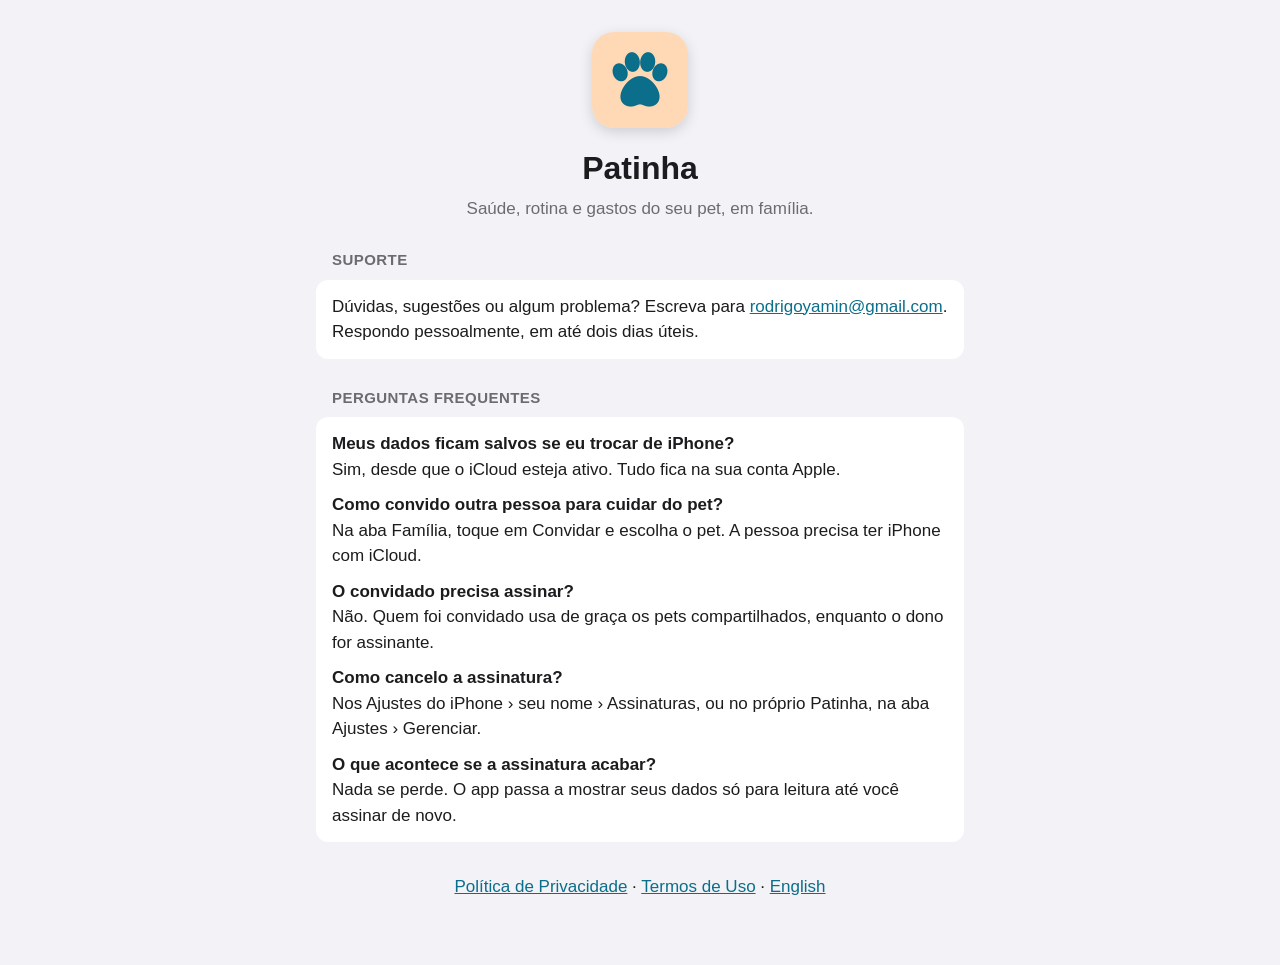
<file: index.html>
<!doctype html>
<html lang="pt-BR">
<head>
<meta charset="utf-8">
<meta name="viewport" content="width=device-width,initial-scale=1">
<title>Patinha · Suporte</title>
<link rel="stylesheet" href="estilo.css">
</head>
<body>
<main>
<div class="topo">
<img src="icone.png" alt="" width="96" height="96">
<h1>Patinha</h1>
<p class="sub">Saúde, rotina e gastos do seu pet, em família.</p>
</div>

<h2>Suporte</h2>
<div class="cartao">
<p>Dúvidas, sugestões ou algum problema? Escreva para <a href="mailto:rodrigoyamin@gmail.com">rodrigoyamin@gmail.com</a>. Respondo pessoalmente, em até dois dias úteis.</p>
</div>

<h2>Perguntas frequentes</h2>
<div class="cartao">
<p><strong>Meus dados ficam salvos se eu trocar de iPhone?</strong><br>Sim, desde que o iCloud esteja ativo. Tudo fica na sua conta Apple.</p>
<p><strong>Como convido outra pessoa para cuidar do pet?</strong><br>Na aba Família, toque em Convidar e escolha o pet. A pessoa precisa ter iPhone com iCloud.</p>
<p><strong>O convidado precisa assinar?</strong><br>Não. Quem foi convidado usa de graça os pets compartilhados, enquanto o dono for assinante.</p>
<p><strong>Como cancelo a assinatura?</strong><br>Nos Ajustes do iPhone › seu nome › Assinaturas, ou no próprio Patinha, na aba Ajustes › Gerenciar.</p>
<p><strong>O que acontece se a assinatura acabar?</strong><br>Nada se perde. O app passa a mostrar seus dados só para leitura até você assinar de novo.</p>
</div>

<p class="rodape"><a href="privacidade.html">Política de Privacidade</a> · <a href="termos.html">Termos de Uso</a> · <a href="en/">English</a></p>
</main>
</body>
</html>
</file>
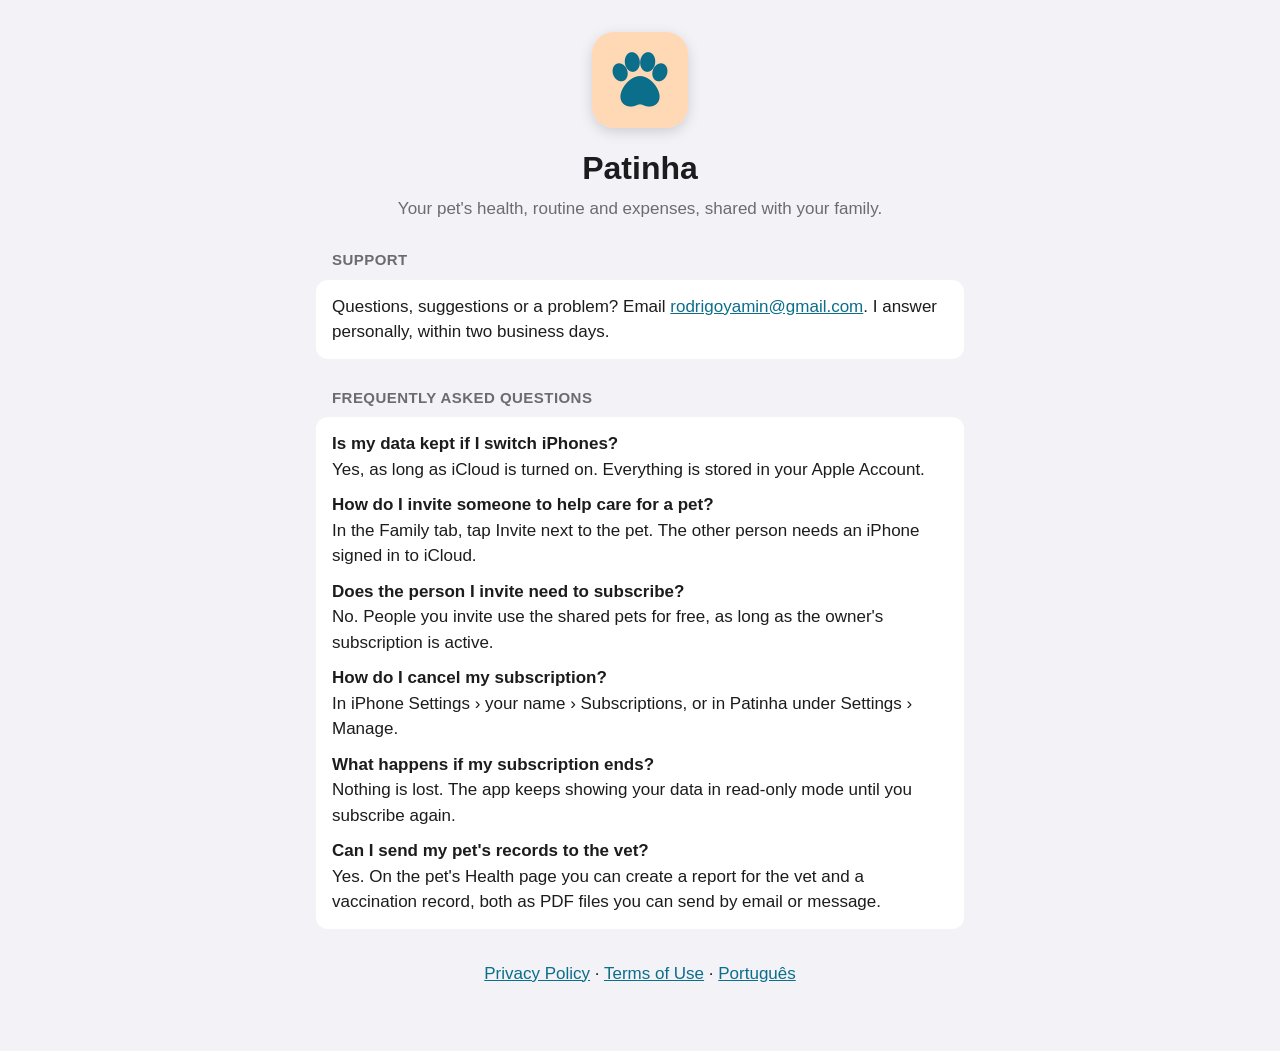
<file: en/index.html>
<!doctype html>
<html lang="en">
<head>
<meta charset="utf-8">
<meta name="viewport" content="width=device-width,initial-scale=1">
<title>Patinha · Support</title>
<link rel="stylesheet" href="../estilo.css">
</head>
<body>
<main>
<div class="topo">
<img src="../icone.png" alt="" width="96" height="96">
<h1>Patinha</h1>
<p class="sub">Your pet's health, routine and expenses, shared with your family.</p>
</div>

<h2>Support</h2>
<div class="cartao">
<p>Questions, suggestions or a problem? Email <a href="mailto:rodrigoyamin@gmail.com">rodrigoyamin@gmail.com</a>. I answer personally, within two business days.</p>
</div>

<h2>Frequently asked questions</h2>
<div class="cartao">
<p><strong>Is my data kept if I switch iPhones?</strong><br>Yes, as long as iCloud is turned on. Everything is stored in your Apple Account.</p>
<p><strong>How do I invite someone to help care for a pet?</strong><br>In the Family tab, tap Invite next to the pet. The other person needs an iPhone signed in to iCloud.</p>
<p><strong>Does the person I invite need to subscribe?</strong><br>No. People you invite use the shared pets for free, as long as the owner's subscription is active.</p>
<p><strong>How do I cancel my subscription?</strong><br>In iPhone Settings › your name › Subscriptions, or in Patinha under Settings › Manage.</p>
<p><strong>What happens if my subscription ends?</strong><br>Nothing is lost. The app keeps showing your data in read-only mode until you subscribe again.</p>
<p><strong>Can I send my pet's records to the vet?</strong><br>Yes. On the pet's Health page you can create a report for the vet and a vaccination record, both as PDF files you can send by email or message.</p>
</div>

<p class="rodape"><a href="privacy.html">Privacy Policy</a> · <a href="terms.html">Terms of Use</a> · <a href="../index.html">Português</a></p>
</main>
</body>
</html>
</file>
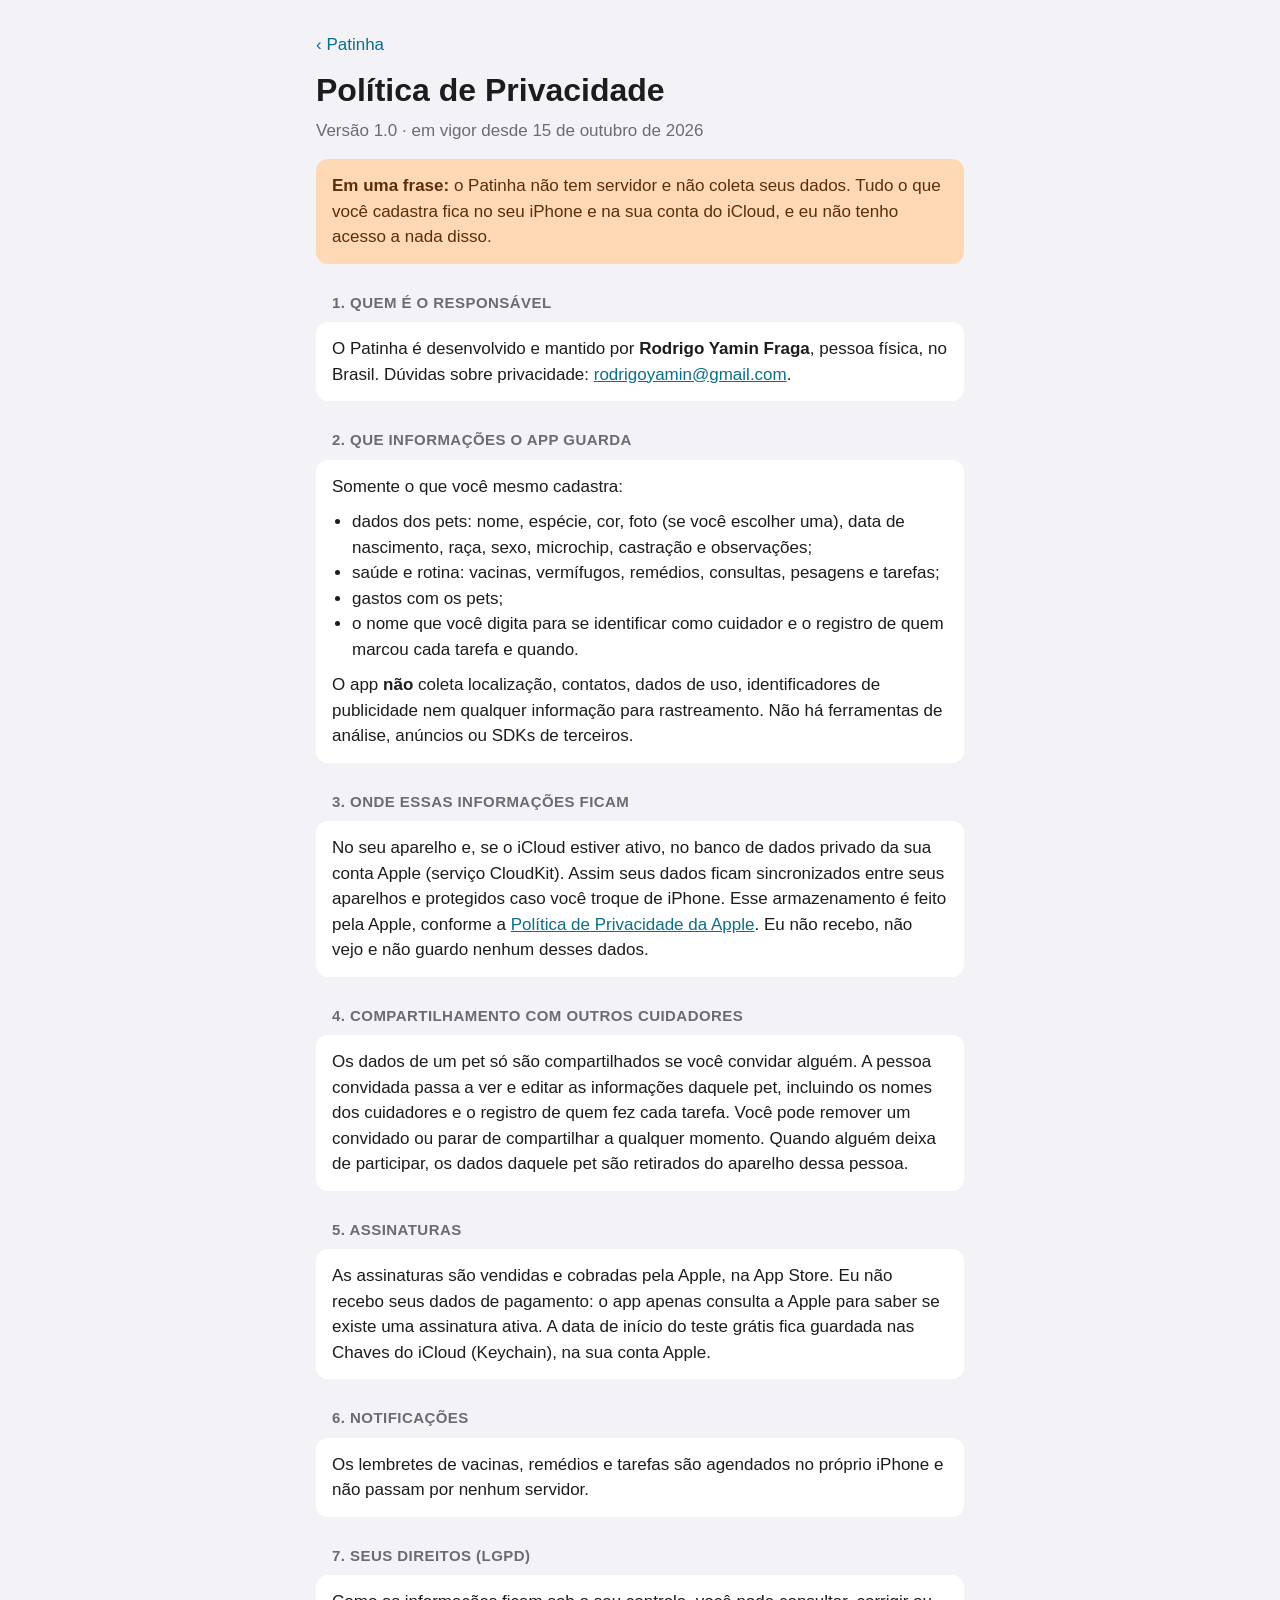
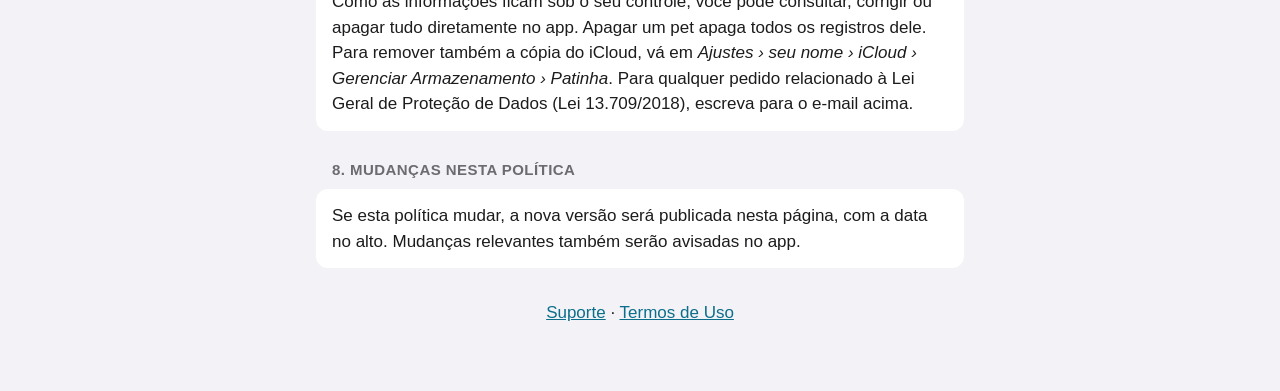
<file: privacidade.html>
<!doctype html>
<html lang="pt-BR">
<head>
<meta charset="utf-8">
<meta name="viewport" content="width=device-width,initial-scale=1">
<title>Política de Privacidade · Patinha</title>
<link rel="stylesheet" href="estilo.css">
</head>
<body>
<main>
<a class="voltar" href="index.html">‹ Patinha</a>
<h1>Política de Privacidade</h1>
<p class="data">Versão 1.0 · em vigor desde 15 de outubro de 2026</p>

<div class="cartao destaque">
<p><strong>Em uma frase:</strong> o Patinha não tem servidor e não coleta seus dados. Tudo o que você cadastra fica no seu iPhone e na sua conta do iCloud, e eu não tenho acesso a nada disso.</p>
</div>

<h2>1. Quem é o responsável</h2>
<div class="cartao">
<p>O Patinha é desenvolvido e mantido por <strong>Rodrigo Yamin Fraga</strong>, pessoa física, no Brasil. Dúvidas sobre privacidade: <a href="mailto:rodrigoyamin@gmail.com">rodrigoyamin@gmail.com</a>.</p>
</div>

<h2>2. Que informações o app guarda</h2>
<div class="cartao">
<p>Somente o que você mesmo cadastra:</p>
<ul>
<li>dados dos pets: nome, espécie, cor, foto (se você escolher uma), data de nascimento, raça, sexo, microchip, castração e observações;</li>
<li>saúde e rotina: vacinas, vermífugos, remédios, consultas, pesagens e tarefas;</li>
<li>gastos com os pets;</li>
<li>o nome que você digita para se identificar como cuidador e o registro de quem marcou cada tarefa e quando.</li>
</ul>
<p>O app <strong>não</strong> coleta localização, contatos, dados de uso, identificadores de publicidade nem qualquer informação para rastreamento. Não há ferramentas de análise, anúncios ou SDKs de terceiros.</p>
</div>

<h2>3. Onde essas informações ficam</h2>
<div class="cartao">
<p>No seu aparelho e, se o iCloud estiver ativo, no banco de dados privado da sua conta Apple (serviço CloudKit). Assim seus dados ficam sincronizados entre seus aparelhos e protegidos caso você troque de iPhone. Esse armazenamento é feito pela Apple, conforme a <a href="https://www.apple.com/br/legal/privacy/">Política de Privacidade da Apple</a>. Eu não recebo, não vejo e não guardo nenhum desses dados.</p>
</div>

<h2>4. Compartilhamento com outros cuidadores</h2>
<div class="cartao">
<p>Os dados de um pet só são compartilhados se você convidar alguém. A pessoa convidada passa a ver e editar as informações daquele pet, incluindo os nomes dos cuidadores e o registro de quem fez cada tarefa. Você pode remover um convidado ou parar de compartilhar a qualquer momento. Quando alguém deixa de participar, os dados daquele pet são retirados do aparelho dessa pessoa.</p>
</div>

<h2>5. Assinaturas</h2>
<div class="cartao">
<p>As assinaturas são vendidas e cobradas pela Apple, na App Store. Eu não recebo seus dados de pagamento: o app apenas consulta a Apple para saber se existe uma assinatura ativa. A data de início do teste grátis fica guardada nas Chaves do iCloud (Keychain), na sua conta Apple.</p>
</div>

<h2>6. Notificações</h2>
<div class="cartao">
<p>Os lembretes de vacinas, remédios e tarefas são agendados no próprio iPhone e não passam por nenhum servidor.</p>
</div>

<h2>7. Seus direitos (LGPD)</h2>
<div class="cartao">
<p>Como as informações ficam sob o seu controle, você pode consultar, corrigir ou apagar tudo diretamente no app. Apagar um pet apaga todos os registros dele. Para remover também a cópia do iCloud, vá em <em>Ajustes › seu nome › iCloud › Gerenciar Armazenamento › Patinha</em>. Para qualquer pedido relacionado à Lei Geral de Proteção de Dados (Lei 13.709/2018), escreva para o e-mail acima.</p>
</div>

<h2>8. Mudanças nesta política</h2>
<div class="cartao">
<p>Se esta política mudar, a nova versão será publicada nesta página, com a data no alto. Mudanças relevantes também serão avisadas no app.</p>
</div>

<p class="rodape"><a href="index.html">Suporte</a> · <a href="termos.html">Termos de Uso</a></p>
</main>
</body>
</html>
</file>
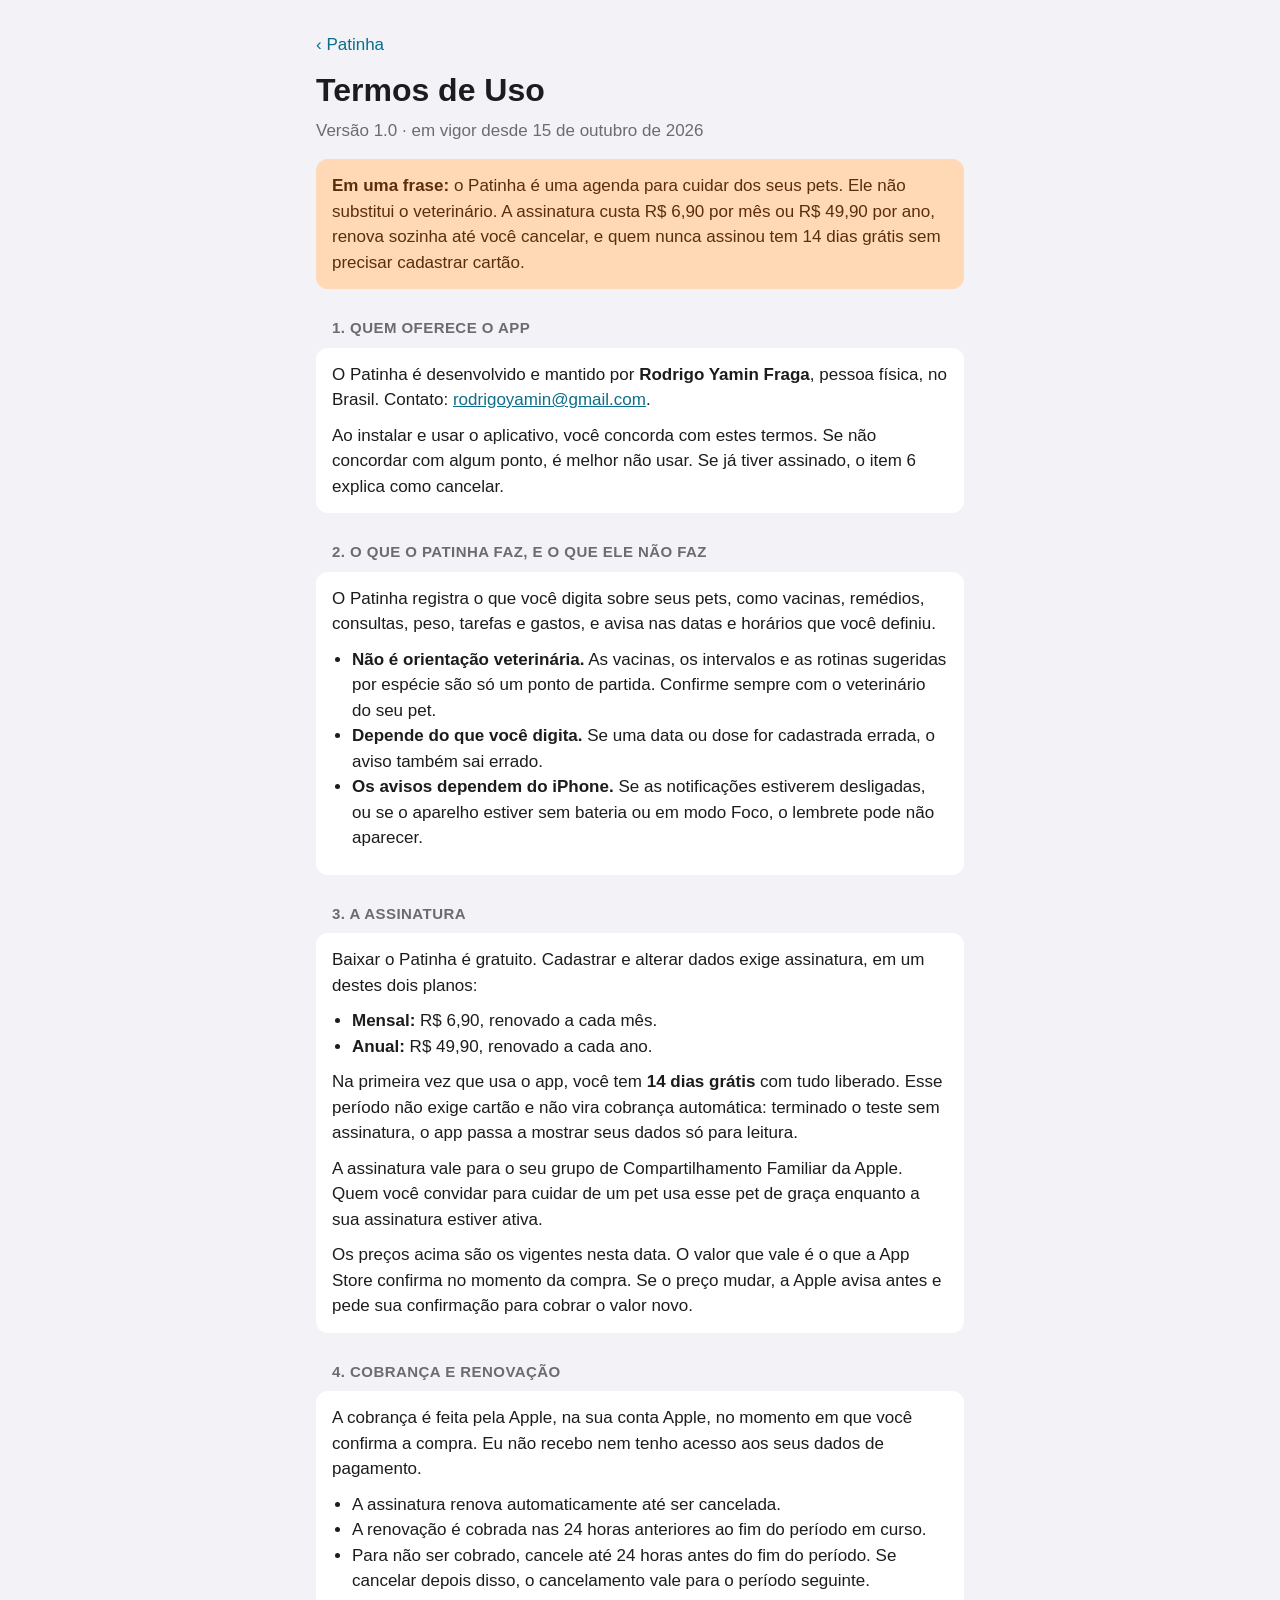
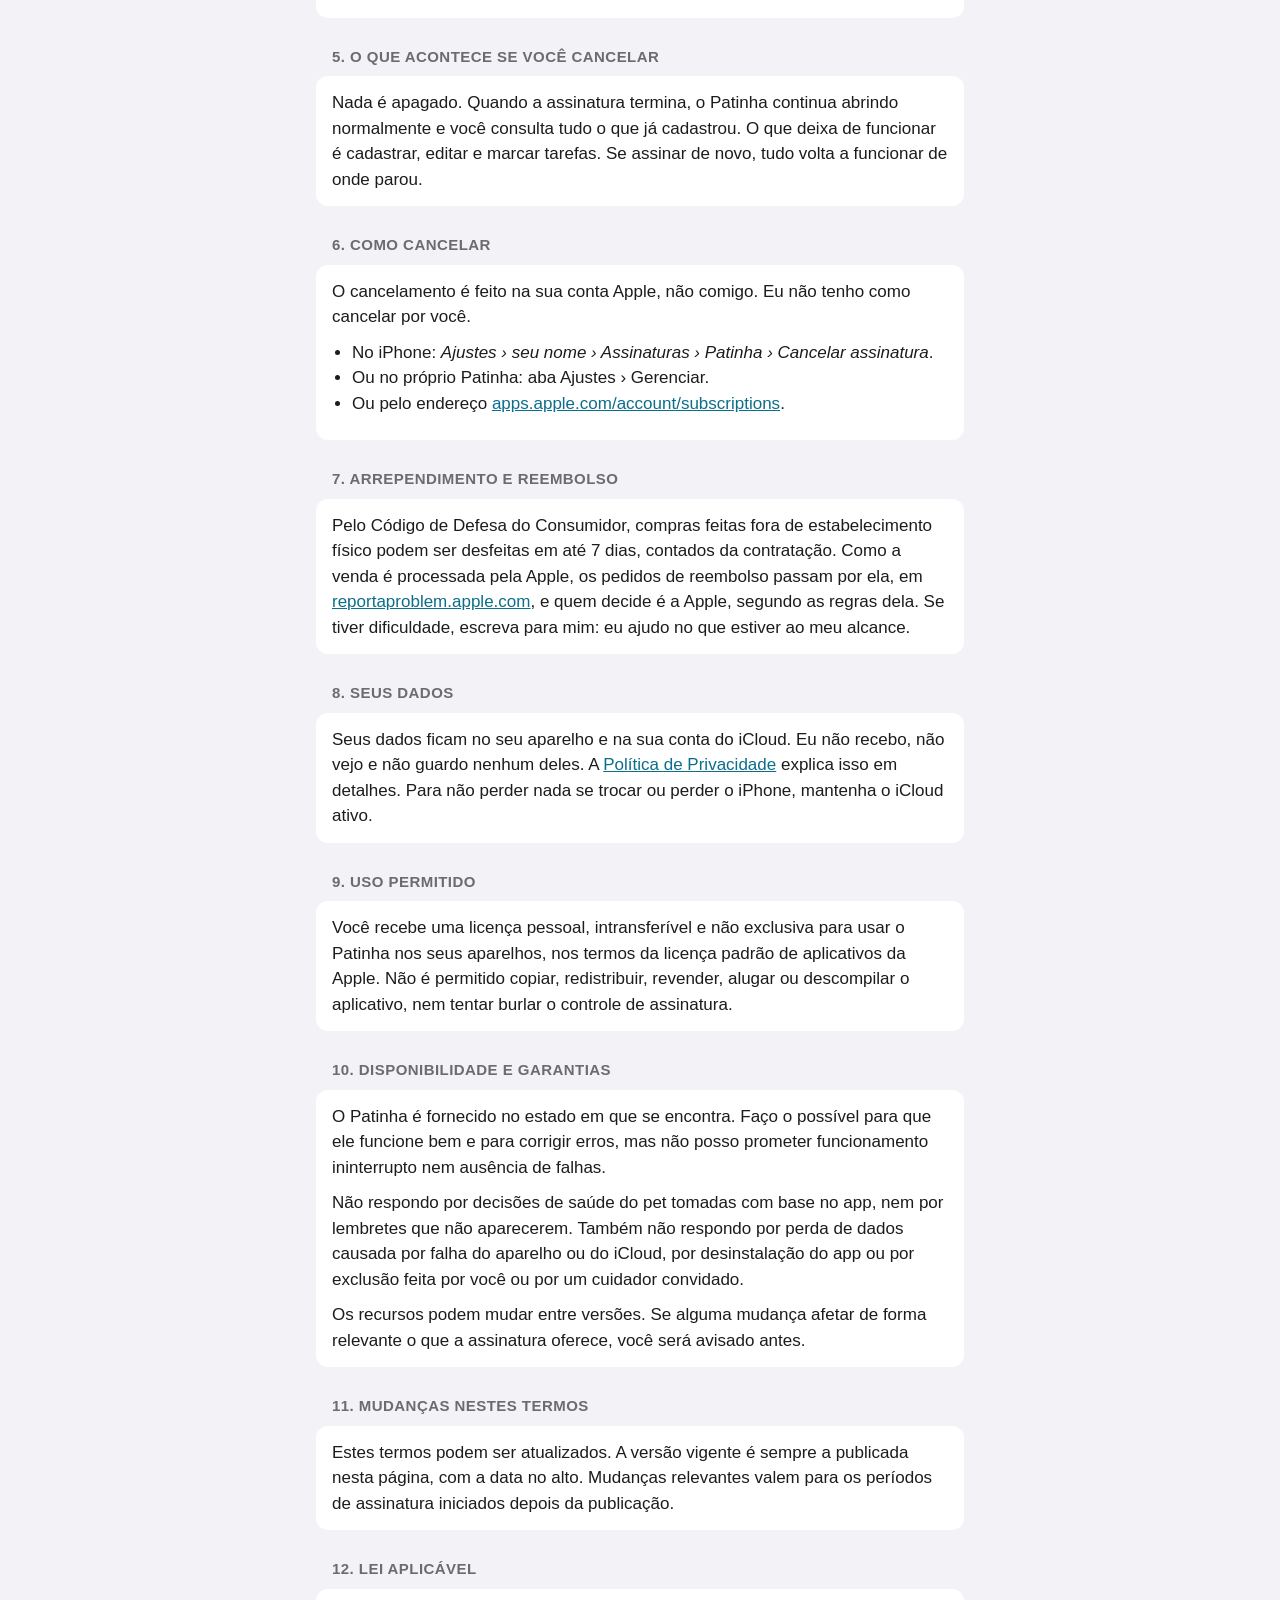
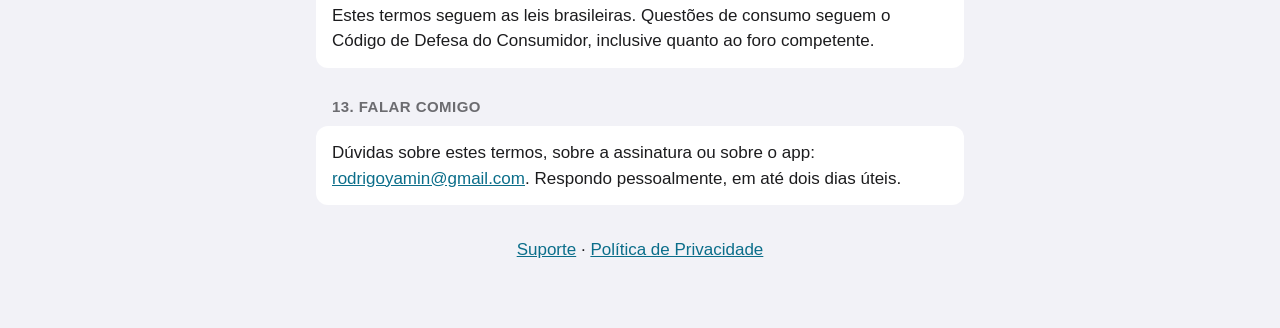
<file: termos.html>
<!doctype html>
<html lang="pt-BR">
<head>
<meta charset="utf-8">
<meta name="viewport" content="width=device-width,initial-scale=1">
<title>Termos de Uso · Patinha</title>
<link rel="stylesheet" href="estilo.css">
</head>
<body>
<main>
<a class="voltar" href="index.html">‹ Patinha</a>
<h1>Termos de Uso</h1>
<p class="data">Versão 1.0 · em vigor desde 15 de outubro de 2026</p>

<div class="cartao destaque">
<p><strong>Em uma frase:</strong> o Patinha é uma agenda para cuidar dos seus pets. Ele não substitui o veterinário. A assinatura custa R$ 6,90 por mês ou R$ 49,90 por ano, renova sozinha até você cancelar, e quem nunca assinou tem 14 dias grátis sem precisar cadastrar cartão.</p>
</div>

<h2>1. Quem oferece o app</h2>
<div class="cartao">
<p>O Patinha é desenvolvido e mantido por <strong>Rodrigo Yamin Fraga</strong>, pessoa física, no Brasil. Contato: <a href="mailto:rodrigoyamin@gmail.com">rodrigoyamin@gmail.com</a>.</p>
<p>Ao instalar e usar o aplicativo, você concorda com estes termos. Se não concordar com algum ponto, é melhor não usar. Se já tiver assinado, o item 6 explica como cancelar.</p>
</div>

<h2>2. O que o Patinha faz, e o que ele não faz</h2>
<div class="cartao">
<p>O Patinha registra o que você digita sobre seus pets, como vacinas, remédios, consultas, peso, tarefas e gastos, e avisa nas datas e horários que você definiu.</p>
<ul>
<li><strong>Não é orientação veterinária.</strong> As vacinas, os intervalos e as rotinas sugeridas por espécie são só um ponto de partida. Confirme sempre com o veterinário do seu pet.</li>
<li><strong>Depende do que você digita.</strong> Se uma data ou dose for cadastrada errada, o aviso também sai errado.</li>
<li><strong>Os avisos dependem do iPhone.</strong> Se as notificações estiverem desligadas, ou se o aparelho estiver sem bateria ou em modo Foco, o lembrete pode não aparecer.</li>
</ul>
</div>

<h2>3. A assinatura</h2>
<div class="cartao">
<p>Baixar o Patinha é gratuito. Cadastrar e alterar dados exige assinatura, em um destes dois planos:</p>
<ul>
<li><strong>Mensal:</strong> R$ 6,90, renovado a cada mês.</li>
<li><strong>Anual:</strong> R$ 49,90, renovado a cada ano.</li>
</ul>
<p>Na primeira vez que usa o app, você tem <strong>14 dias grátis</strong> com tudo liberado. Esse período não exige cartão e não vira cobrança automática: terminado o teste sem assinatura, o app passa a mostrar seus dados só para leitura.</p>
<p>A assinatura vale para o seu grupo de Compartilhamento Familiar da Apple. Quem você convidar para cuidar de um pet usa esse pet de graça enquanto a sua assinatura estiver ativa.</p>
<p>Os preços acima são os vigentes nesta data. O valor que vale é o que a App Store confirma no momento da compra. Se o preço mudar, a Apple avisa antes e pede sua confirmação para cobrar o valor novo.</p>
</div>

<h2>4. Cobrança e renovação</h2>
<div class="cartao">
<p>A cobrança é feita pela Apple, na sua conta Apple, no momento em que você confirma a compra. Eu não recebo nem tenho acesso aos seus dados de pagamento.</p>
<ul>
<li>A assinatura renova automaticamente até ser cancelada.</li>
<li>A renovação é cobrada nas 24 horas anteriores ao fim do período em curso.</li>
<li>Para não ser cobrado, cancele até 24 horas antes do fim do período. Se cancelar depois disso, o cancelamento vale para o período seguinte.</li>
</ul>
</div>

<h2>5. O que acontece se você cancelar</h2>
<div class="cartao">
<p>Nada é apagado. Quando a assinatura termina, o Patinha continua abrindo normalmente e você consulta tudo o que já cadastrou. O que deixa de funcionar é cadastrar, editar e marcar tarefas. Se assinar de novo, tudo volta a funcionar de onde parou.</p>
</div>

<h2>6. Como cancelar</h2>
<div class="cartao">
<p>O cancelamento é feito na sua conta Apple, não comigo. Eu não tenho como cancelar por você.</p>
<ul>
<li>No iPhone: <em>Ajustes › seu nome › Assinaturas › Patinha › Cancelar assinatura</em>.</li>
<li>Ou no próprio Patinha: aba Ajustes › Gerenciar.</li>
<li>Ou pelo endereço <a href="https://apps.apple.com/account/subscriptions">apps.apple.com/account/subscriptions</a>.</li>
</ul>
</div>

<h2>7. Arrependimento e reembolso</h2>
<div class="cartao">
<p>Pelo Código de Defesa do Consumidor, compras feitas fora de estabelecimento físico podem ser desfeitas em até 7 dias, contados da contratação. Como a venda é processada pela Apple, os pedidos de reembolso passam por ela, em <a href="https://reportaproblem.apple.com">reportaproblem.apple.com</a>, e quem decide é a Apple, segundo as regras dela. Se tiver dificuldade, escreva para mim: eu ajudo no que estiver ao meu alcance.</p>
</div>

<h2>8. Seus dados</h2>
<div class="cartao">
<p>Seus dados ficam no seu aparelho e na sua conta do iCloud. Eu não recebo, não vejo e não guardo nenhum deles. A <a href="privacidade.html">Política de Privacidade</a> explica isso em detalhes. Para não perder nada se trocar ou perder o iPhone, mantenha o iCloud ativo.</p>
</div>

<h2>9. Uso permitido</h2>
<div class="cartao">
<p>Você recebe uma licença pessoal, intransferível e não exclusiva para usar o Patinha nos seus aparelhos, nos termos da licença padrão de aplicativos da Apple. Não é permitido copiar, redistribuir, revender, alugar ou descompilar o aplicativo, nem tentar burlar o controle de assinatura.</p>
</div>

<h2>10. Disponibilidade e garantias</h2>
<div class="cartao">
<p>O Patinha é fornecido no estado em que se encontra. Faço o possível para que ele funcione bem e para corrigir erros, mas não posso prometer funcionamento ininterrupto nem ausência de falhas.</p>
<p>Não respondo por decisões de saúde do pet tomadas com base no app, nem por lembretes que não aparecerem. Também não respondo por perda de dados causada por falha do aparelho ou do iCloud, por desinstalação do app ou por exclusão feita por você ou por um cuidador convidado.</p>
<p>Os recursos podem mudar entre versões. Se alguma mudança afetar de forma relevante o que a assinatura oferece, você será avisado antes.</p>
</div>

<h2>11. Mudanças nestes termos</h2>
<div class="cartao">
<p>Estes termos podem ser atualizados. A versão vigente é sempre a publicada nesta página, com a data no alto. Mudanças relevantes valem para os períodos de assinatura iniciados depois da publicação.</p>
</div>

<h2>12. Lei aplicável</h2>
<div class="cartao">
<p>Estes termos seguem as leis brasileiras. Questões de consumo seguem o Código de Defesa do Consumidor, inclusive quanto ao foro competente.</p>
</div>

<h2>13. Falar comigo</h2>
<div class="cartao">
<p>Dúvidas sobre estes termos, sobre a assinatura ou sobre o app: <a href="mailto:rodrigoyamin@gmail.com">rodrigoyamin@gmail.com</a>. Respondo pessoalmente, em até dois dias úteis.</p>
</div>

<p class="rodape"><a href="index.html">Suporte</a> · <a href="privacidade.html">Política de Privacidade</a></p>
</main>
</body>
</html>
</file>
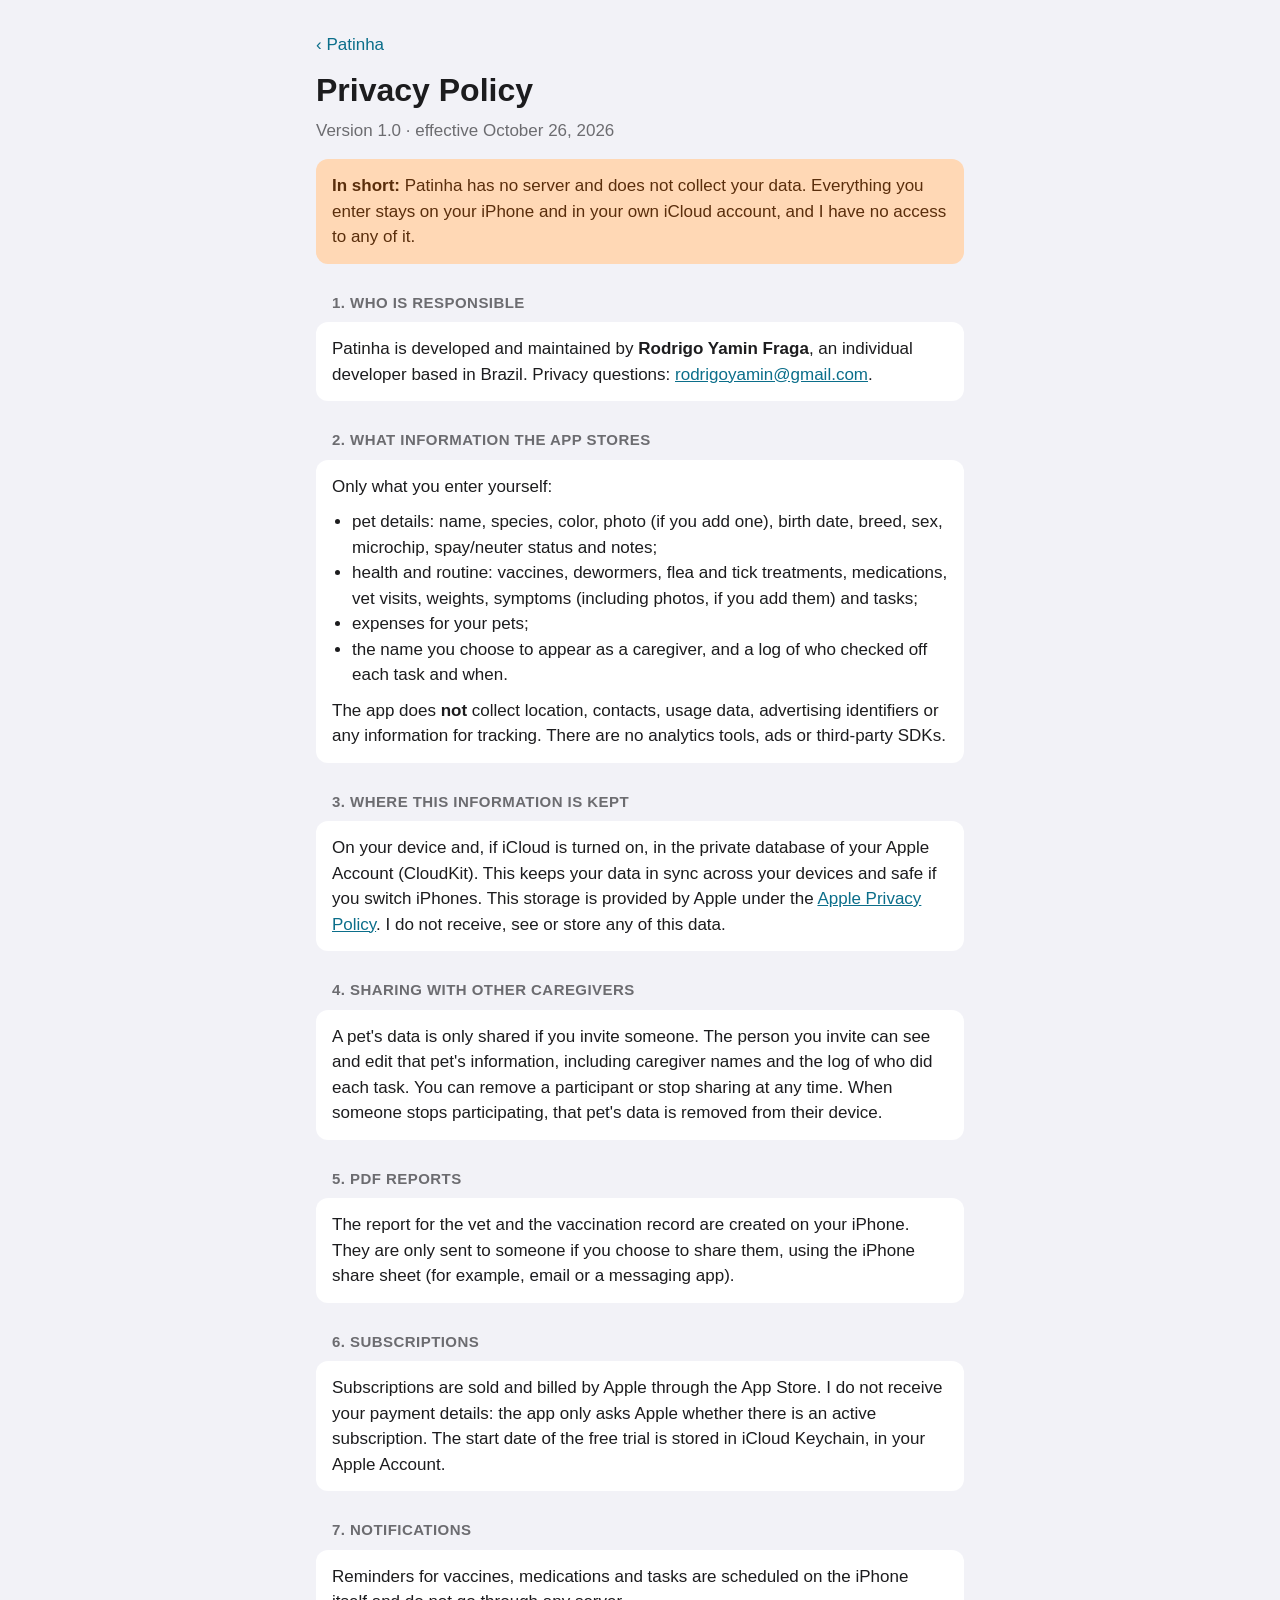
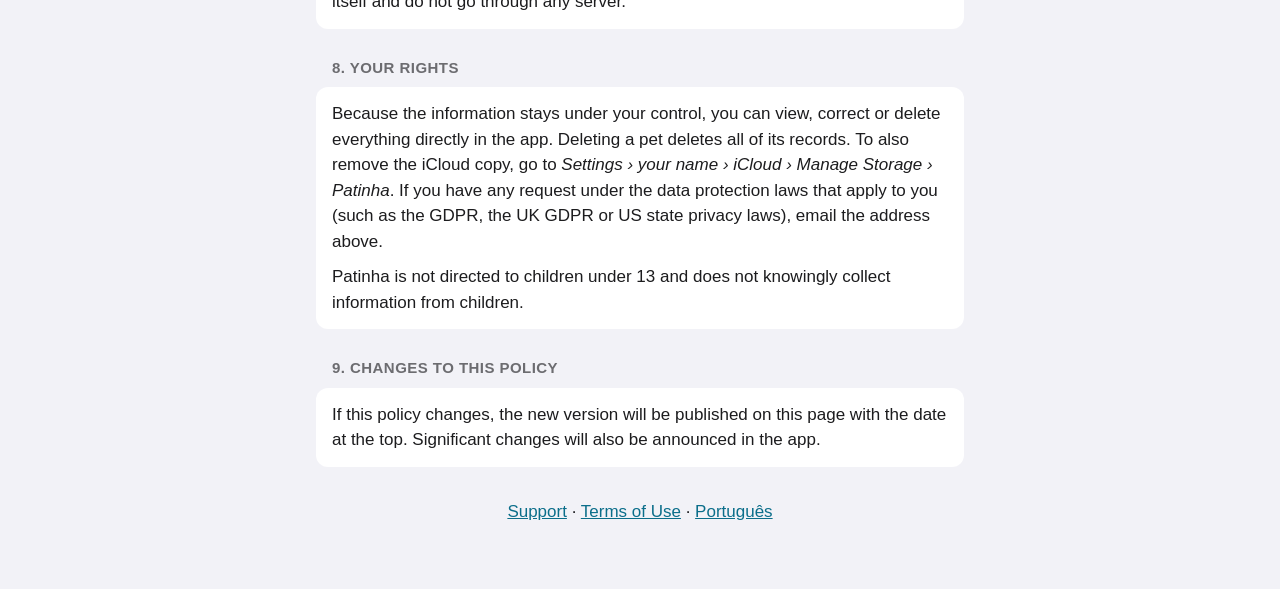
<file: en/privacy.html>
<!doctype html>
<html lang="en">
<head>
<meta charset="utf-8">
<meta name="viewport" content="width=device-width,initial-scale=1">
<title>Privacy Policy · Patinha</title>
<link rel="stylesheet" href="../estilo.css">
</head>
<body>
<main>
<a class="voltar" href="index.html">‹ Patinha</a>
<h1>Privacy Policy</h1>
<p class="data">Version 1.0 · effective October 26, 2026</p>

<div class="cartao destaque">
<p><strong>In short:</strong> Patinha has no server and does not collect your data. Everything you enter stays on your iPhone and in your own iCloud account, and I have no access to any of it.</p>
</div>

<h2>1. Who is responsible</h2>
<div class="cartao">
<p>Patinha is developed and maintained by <strong>Rodrigo Yamin Fraga</strong>, an individual developer based in Brazil. Privacy questions: <a href="mailto:rodrigoyamin@gmail.com">rodrigoyamin@gmail.com</a>.</p>
</div>

<h2>2. What information the app stores</h2>
<div class="cartao">
<p>Only what you enter yourself:</p>
<ul>
<li>pet details: name, species, color, photo (if you add one), birth date, breed, sex, microchip, spay/neuter status and notes;</li>
<li>health and routine: vaccines, dewormers, flea and tick treatments, medications, vet visits, weights, symptoms (including photos, if you add them) and tasks;</li>
<li>expenses for your pets;</li>
<li>the name you choose to appear as a caregiver, and a log of who checked off each task and when.</li>
</ul>
<p>The app does <strong>not</strong> collect location, contacts, usage data, advertising identifiers or any information for tracking. There are no analytics tools, ads or third-party SDKs.</p>
</div>

<h2>3. Where this information is kept</h2>
<div class="cartao">
<p>On your device and, if iCloud is turned on, in the private database of your Apple Account (CloudKit). This keeps your data in sync across your devices and safe if you switch iPhones. This storage is provided by Apple under the <a href="https://www.apple.com/legal/privacy/">Apple Privacy Policy</a>. I do not receive, see or store any of this data.</p>
</div>

<h2>4. Sharing with other caregivers</h2>
<div class="cartao">
<p>A pet's data is only shared if you invite someone. The person you invite can see and edit that pet's information, including caregiver names and the log of who did each task. You can remove a participant or stop sharing at any time. When someone stops participating, that pet's data is removed from their device.</p>
</div>

<h2>5. PDF reports</h2>
<div class="cartao">
<p>The report for the vet and the vaccination record are created on your iPhone. They are only sent to someone if you choose to share them, using the iPhone share sheet (for example, email or a messaging app).</p>
</div>

<h2>6. Subscriptions</h2>
<div class="cartao">
<p>Subscriptions are sold and billed by Apple through the App Store. I do not receive your payment details: the app only asks Apple whether there is an active subscription. The start date of the free trial is stored in iCloud Keychain, in your Apple Account.</p>
</div>

<h2>7. Notifications</h2>
<div class="cartao">
<p>Reminders for vaccines, medications and tasks are scheduled on the iPhone itself and do not go through any server.</p>
</div>

<h2>8. Your rights</h2>
<div class="cartao">
<p>Because the information stays under your control, you can view, correct or delete everything directly in the app. Deleting a pet deletes all of its records. To also remove the iCloud copy, go to <em>Settings › your name › iCloud › Manage Storage › Patinha</em>. If you have any request under the data protection laws that apply to you (such as the GDPR, the UK GDPR or US state privacy laws), email the address above.</p>
<p>Patinha is not directed to children under 13 and does not knowingly collect information from children.</p>
</div>

<h2>9. Changes to this policy</h2>
<div class="cartao">
<p>If this policy changes, the new version will be published on this page with the date at the top. Significant changes will also be announced in the app.</p>
</div>

<p class="rodape"><a href="index.html">Support</a> · <a href="terms.html">Terms of Use</a> · <a href="../privacidade.html">Português</a></p>
</main>
</body>
</html>
</file>
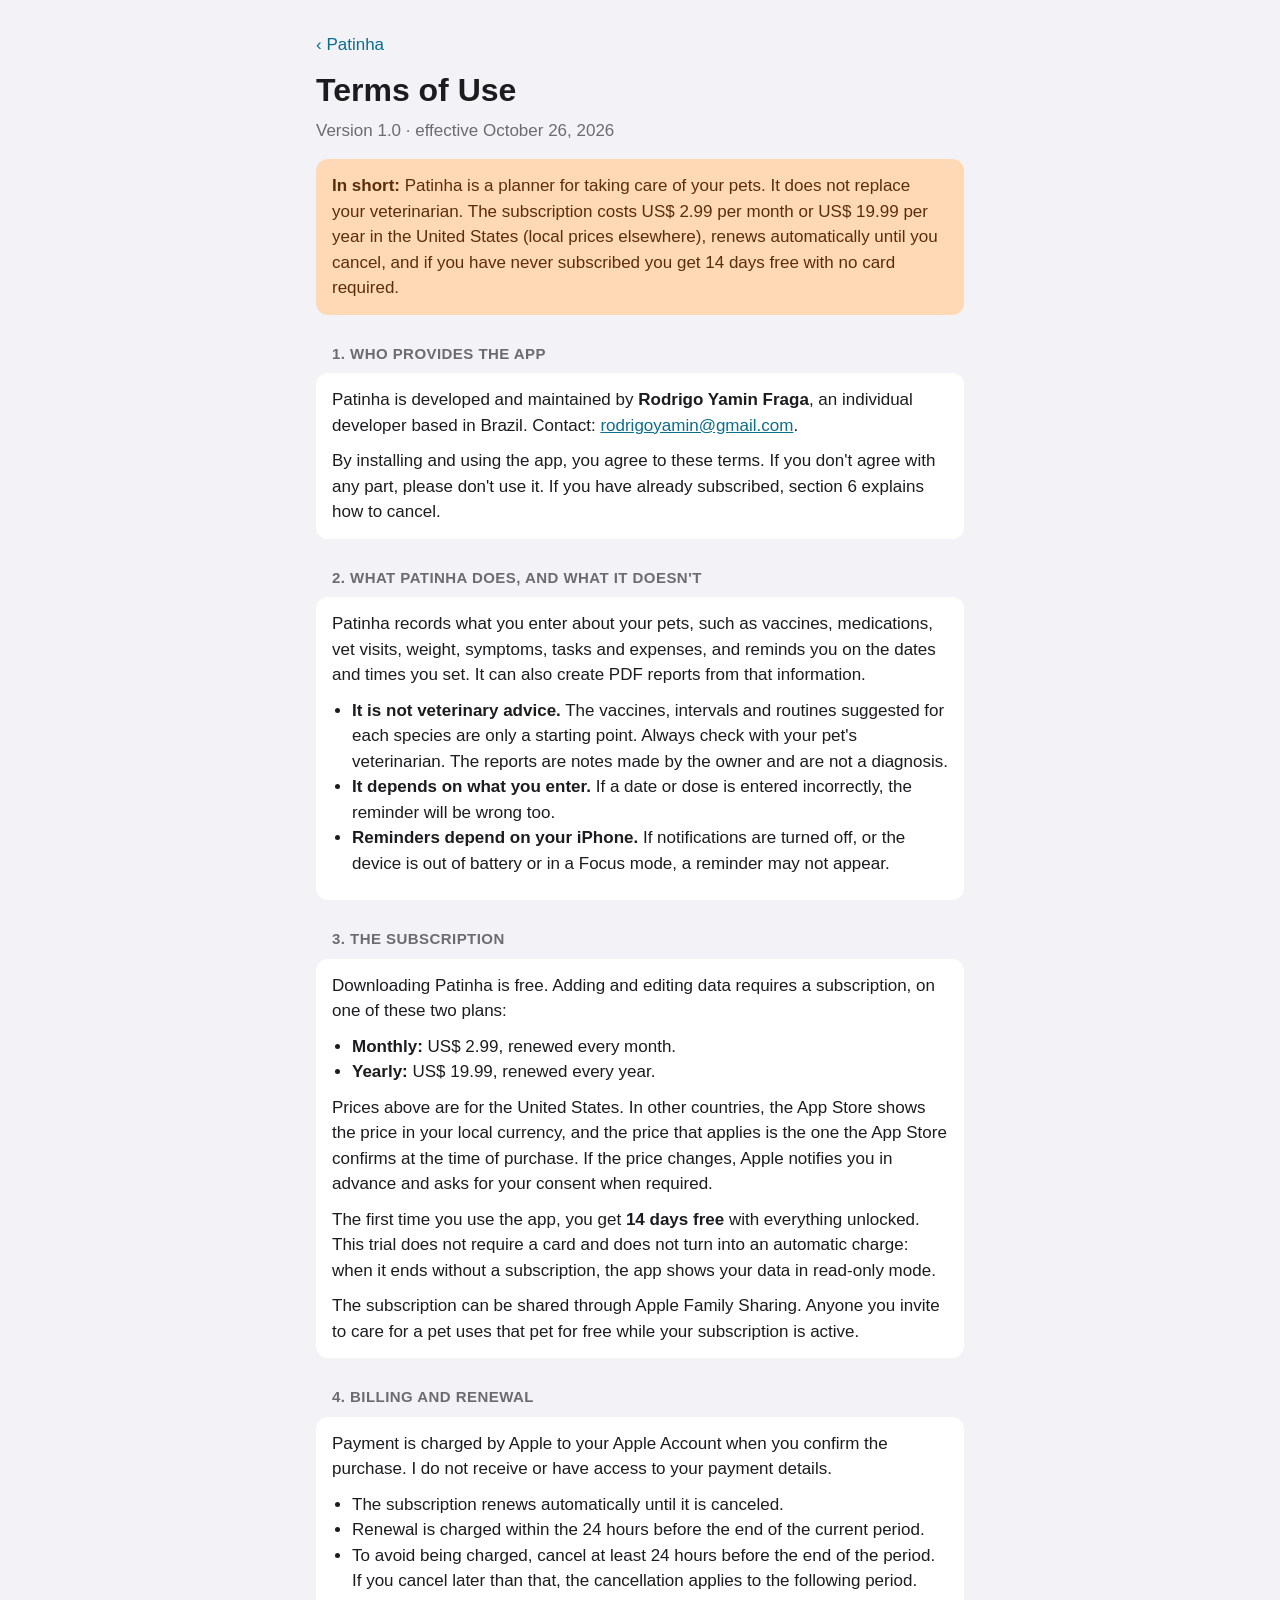
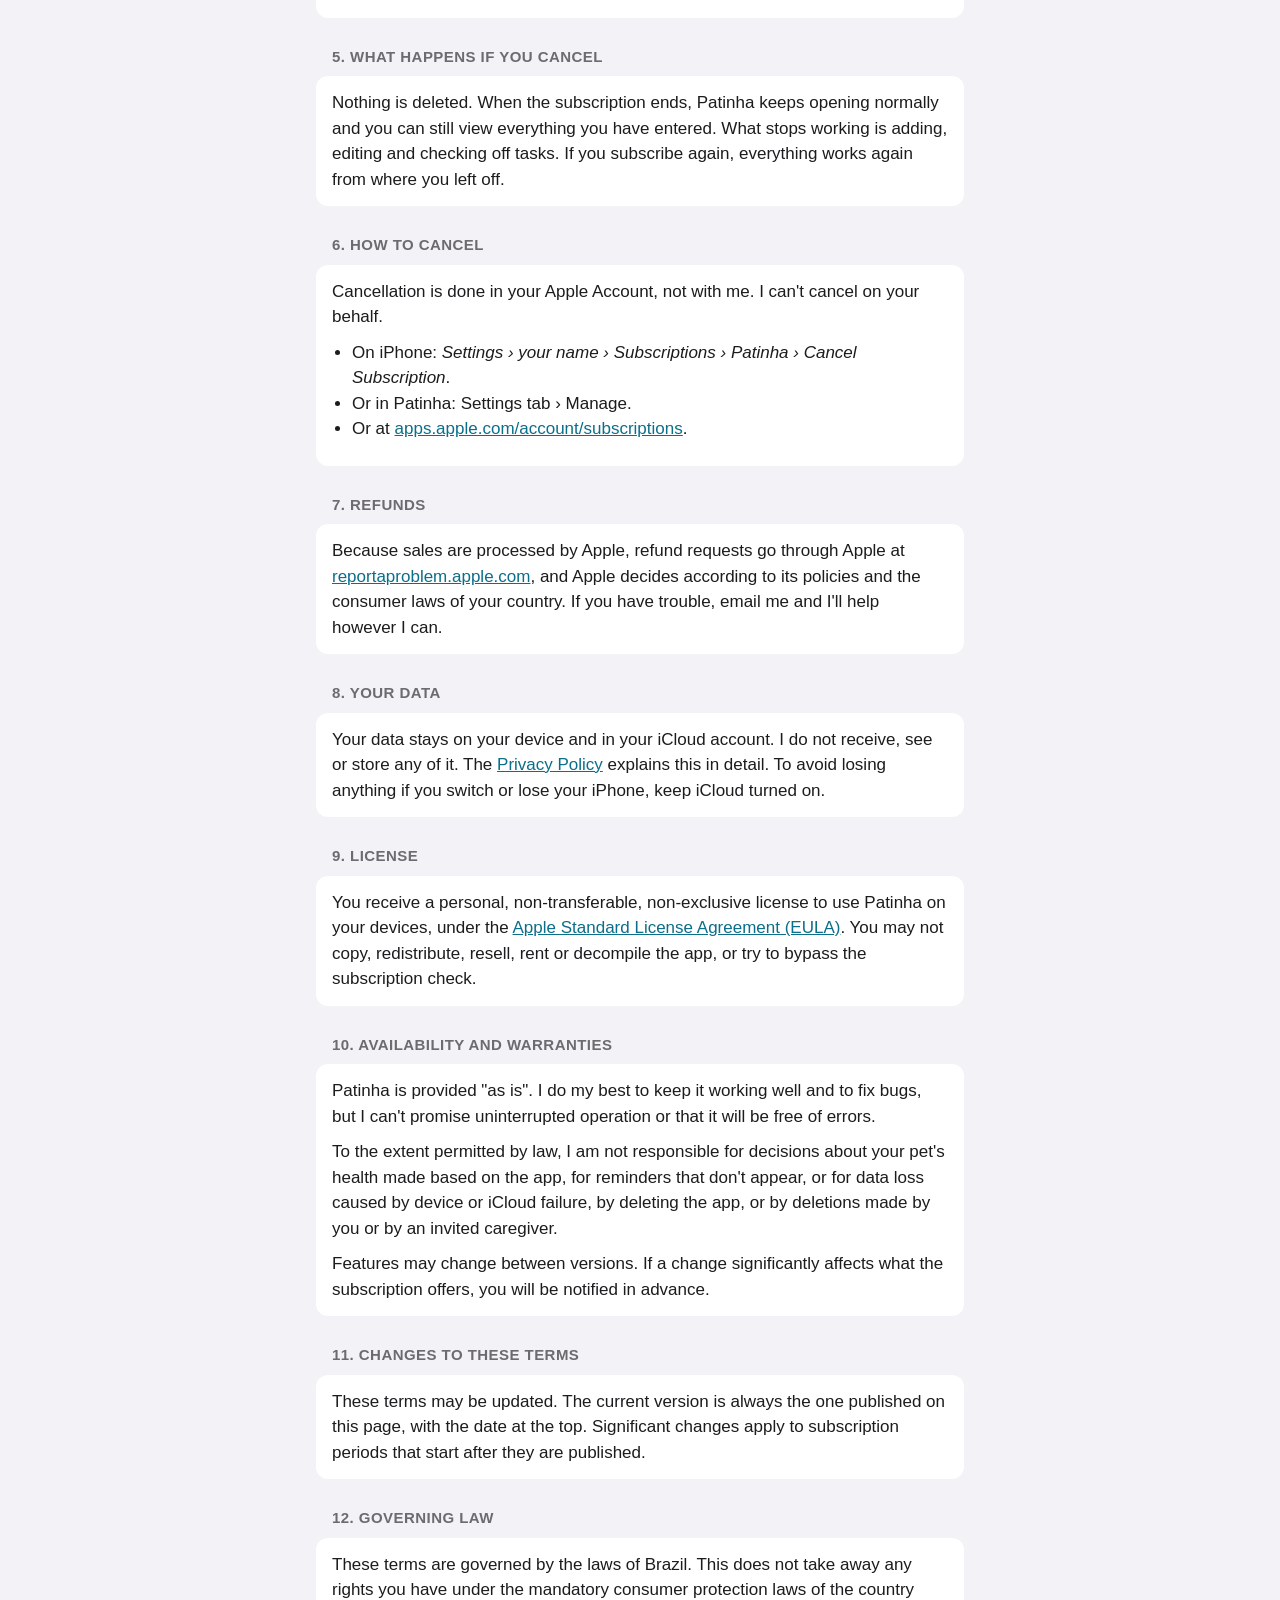
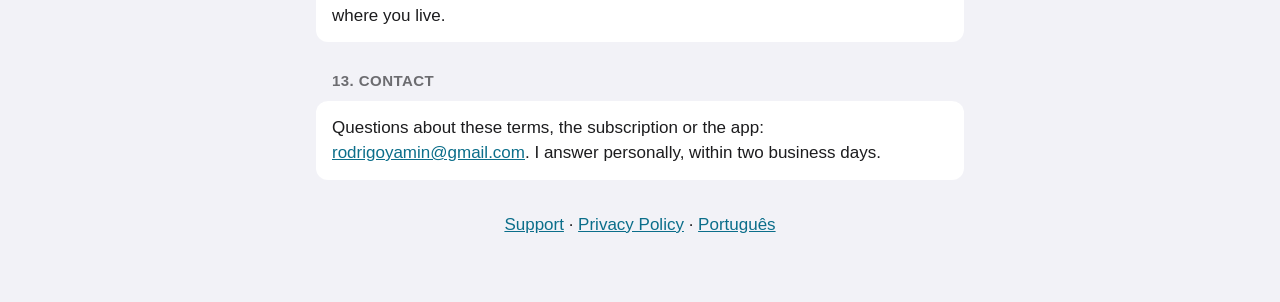
<file: en/terms.html>
<!doctype html>
<html lang="en">
<head>
<meta charset="utf-8">
<meta name="viewport" content="width=device-width,initial-scale=1">
<title>Terms of Use · Patinha</title>
<link rel="stylesheet" href="../estilo.css">
</head>
<body>
<main>
<a class="voltar" href="index.html">‹ Patinha</a>
<h1>Terms of Use</h1>
<p class="data">Version 1.0 · effective October 26, 2026</p>

<div class="cartao destaque">
<p><strong>In short:</strong> Patinha is a planner for taking care of your pets. It does not replace your veterinarian. The subscription costs US$ 2.99 per month or US$ 19.99 per year in the United States (local prices elsewhere), renews automatically until you cancel, and if you have never subscribed you get 14 days free with no card required.</p>
</div>

<h2>1. Who provides the app</h2>
<div class="cartao">
<p>Patinha is developed and maintained by <strong>Rodrigo Yamin Fraga</strong>, an individual developer based in Brazil. Contact: <a href="mailto:rodrigoyamin@gmail.com">rodrigoyamin@gmail.com</a>.</p>
<p>By installing and using the app, you agree to these terms. If you don't agree with any part, please don't use it. If you have already subscribed, section 6 explains how to cancel.</p>
</div>

<h2>2. What Patinha does, and what it doesn't</h2>
<div class="cartao">
<p>Patinha records what you enter about your pets, such as vaccines, medications, vet visits, weight, symptoms, tasks and expenses, and reminds you on the dates and times you set. It can also create PDF reports from that information.</p>
<ul>
<li><strong>It is not veterinary advice.</strong> The vaccines, intervals and routines suggested for each species are only a starting point. Always check with your pet's veterinarian. The reports are notes made by the owner and are not a diagnosis.</li>
<li><strong>It depends on what you enter.</strong> If a date or dose is entered incorrectly, the reminder will be wrong too.</li>
<li><strong>Reminders depend on your iPhone.</strong> If notifications are turned off, or the device is out of battery or in a Focus mode, a reminder may not appear.</li>
</ul>
</div>

<h2>3. The subscription</h2>
<div class="cartao">
<p>Downloading Patinha is free. Adding and editing data requires a subscription, on one of these two plans:</p>
<ul>
<li><strong>Monthly:</strong> US$ 2.99, renewed every month.</li>
<li><strong>Yearly:</strong> US$ 19.99, renewed every year.</li>
</ul>
<p>Prices above are for the United States. In other countries, the App Store shows the price in your local currency, and the price that applies is the one the App Store confirms at the time of purchase. If the price changes, Apple notifies you in advance and asks for your consent when required.</p>
<p>The first time you use the app, you get <strong>14 days free</strong> with everything unlocked. This trial does not require a card and does not turn into an automatic charge: when it ends without a subscription, the app shows your data in read-only mode.</p>
<p>The subscription can be shared through Apple Family Sharing. Anyone you invite to care for a pet uses that pet for free while your subscription is active.</p>
</div>

<h2>4. Billing and renewal</h2>
<div class="cartao">
<p>Payment is charged by Apple to your Apple Account when you confirm the purchase. I do not receive or have access to your payment details.</p>
<ul>
<li>The subscription renews automatically until it is canceled.</li>
<li>Renewal is charged within the 24 hours before the end of the current period.</li>
<li>To avoid being charged, cancel at least 24 hours before the end of the period. If you cancel later than that, the cancellation applies to the following period.</li>
</ul>
</div>

<h2>5. What happens if you cancel</h2>
<div class="cartao">
<p>Nothing is deleted. When the subscription ends, Patinha keeps opening normally and you can still view everything you have entered. What stops working is adding, editing and checking off tasks. If you subscribe again, everything works again from where you left off.</p>
</div>

<h2>6. How to cancel</h2>
<div class="cartao">
<p>Cancellation is done in your Apple Account, not with me. I can't cancel on your behalf.</p>
<ul>
<li>On iPhone: <em>Settings › your name › Subscriptions › Patinha › Cancel Subscription</em>.</li>
<li>Or in Patinha: Settings tab › Manage.</li>
<li>Or at <a href="https://apps.apple.com/account/subscriptions">apps.apple.com/account/subscriptions</a>.</li>
</ul>
</div>

<h2>7. Refunds</h2>
<div class="cartao">
<p>Because sales are processed by Apple, refund requests go through Apple at <a href="https://reportaproblem.apple.com">reportaproblem.apple.com</a>, and Apple decides according to its policies and the consumer laws of your country. If you have trouble, email me and I'll help however I can.</p>
</div>

<h2>8. Your data</h2>
<div class="cartao">
<p>Your data stays on your device and in your iCloud account. I do not receive, see or store any of it. The <a href="privacy.html">Privacy Policy</a> explains this in detail. To avoid losing anything if you switch or lose your iPhone, keep iCloud turned on.</p>
</div>

<h2>9. License</h2>
<div class="cartao">
<p>You receive a personal, non-transferable, non-exclusive license to use Patinha on your devices, under the <a href="https://www.apple.com/legal/internet-services/itunes/dev/stdeula/">Apple Standard License Agreement (EULA)</a>. You may not copy, redistribute, resell, rent or decompile the app, or try to bypass the subscription check.</p>
</div>

<h2>10. Availability and warranties</h2>
<div class="cartao">
<p>Patinha is provided "as is". I do my best to keep it working well and to fix bugs, but I can't promise uninterrupted operation or that it will be free of errors.</p>
<p>To the extent permitted by law, I am not responsible for decisions about your pet's health made based on the app, for reminders that don't appear, or for data loss caused by device or iCloud failure, by deleting the app, or by deletions made by you or by an invited caregiver.</p>
<p>Features may change between versions. If a change significantly affects what the subscription offers, you will be notified in advance.</p>
</div>

<h2>11. Changes to these terms</h2>
<div class="cartao">
<p>These terms may be updated. The current version is always the one published on this page, with the date at the top. Significant changes apply to subscription periods that start after they are published.</p>
</div>

<h2>12. Governing law</h2>
<div class="cartao">
<p>These terms are governed by the laws of Brazil. This does not take away any rights you have under the mandatory consumer protection laws of the country where you live.</p>
</div>

<h2>13. Contact</h2>
<div class="cartao">
<p>Questions about these terms, the subscription or the app: <a href="mailto:rodrigoyamin@gmail.com">rodrigoyamin@gmail.com</a>. I answer personally, within two business days.</p>
</div>

<p class="rodape"><a href="index.html">Support</a> · <a href="privacy.html">Privacy Policy</a> · <a href="../termos.html">Português</a></p>
</main>
</body>
</html>
</file>
<file: estilo.css>
:root{--bg:#F2F2F7;--card:#fff;--tx:#1c1c1e;--sub:#6c6c70;--acao:#0B6E8A;--pessego:#FFD8B5}
@media (prefers-color-scheme:dark){:root{--bg:#000;--card:#1c1c1e;--tx:#f2f2f7;--sub:#a1a1a6;--acao:#4FB3CF}}
*{box-sizing:border-box}
body{margin:0;background:var(--bg);color:var(--tx);font:17px/1.5 -apple-system,BlinkMacSystemFont,"Helvetica Neue",sans-serif}
main{max-width:680px;margin:0 auto;padding:32px 16px 48px}
h1,h2{font-family:ui-rounded,"SF Pro Rounded",-apple-system,sans-serif}
h1{font-size:32px;margin:8px 0 4px}
h2{font-size:15px;text-transform:uppercase;letter-spacing:.03em;color:var(--sub);font-weight:600;margin:28px 0 8px 16px}
.cartao{background:var(--card);border-radius:12px;padding:14px 16px}
.cartao p{margin:0 0 10px}.cartao p:last-child{margin:0}
.cartao ul{margin:0 0 10px;padding-left:20px}
.destaque{background:var(--pessego);color:#5a2e0c;margin-top:16px}
a{color:var(--acao)}
.voltar{text-decoration:none;font-size:17px}
.data,.sub{color:var(--sub);margin:0}
.topo{text-align:center;margin-bottom:8px}
.topo img{border-radius:22px;box-shadow:0 4px 14px rgba(0,0,0,.15)}
.rodape{text-align:center;margin-top:32px}
</file>
